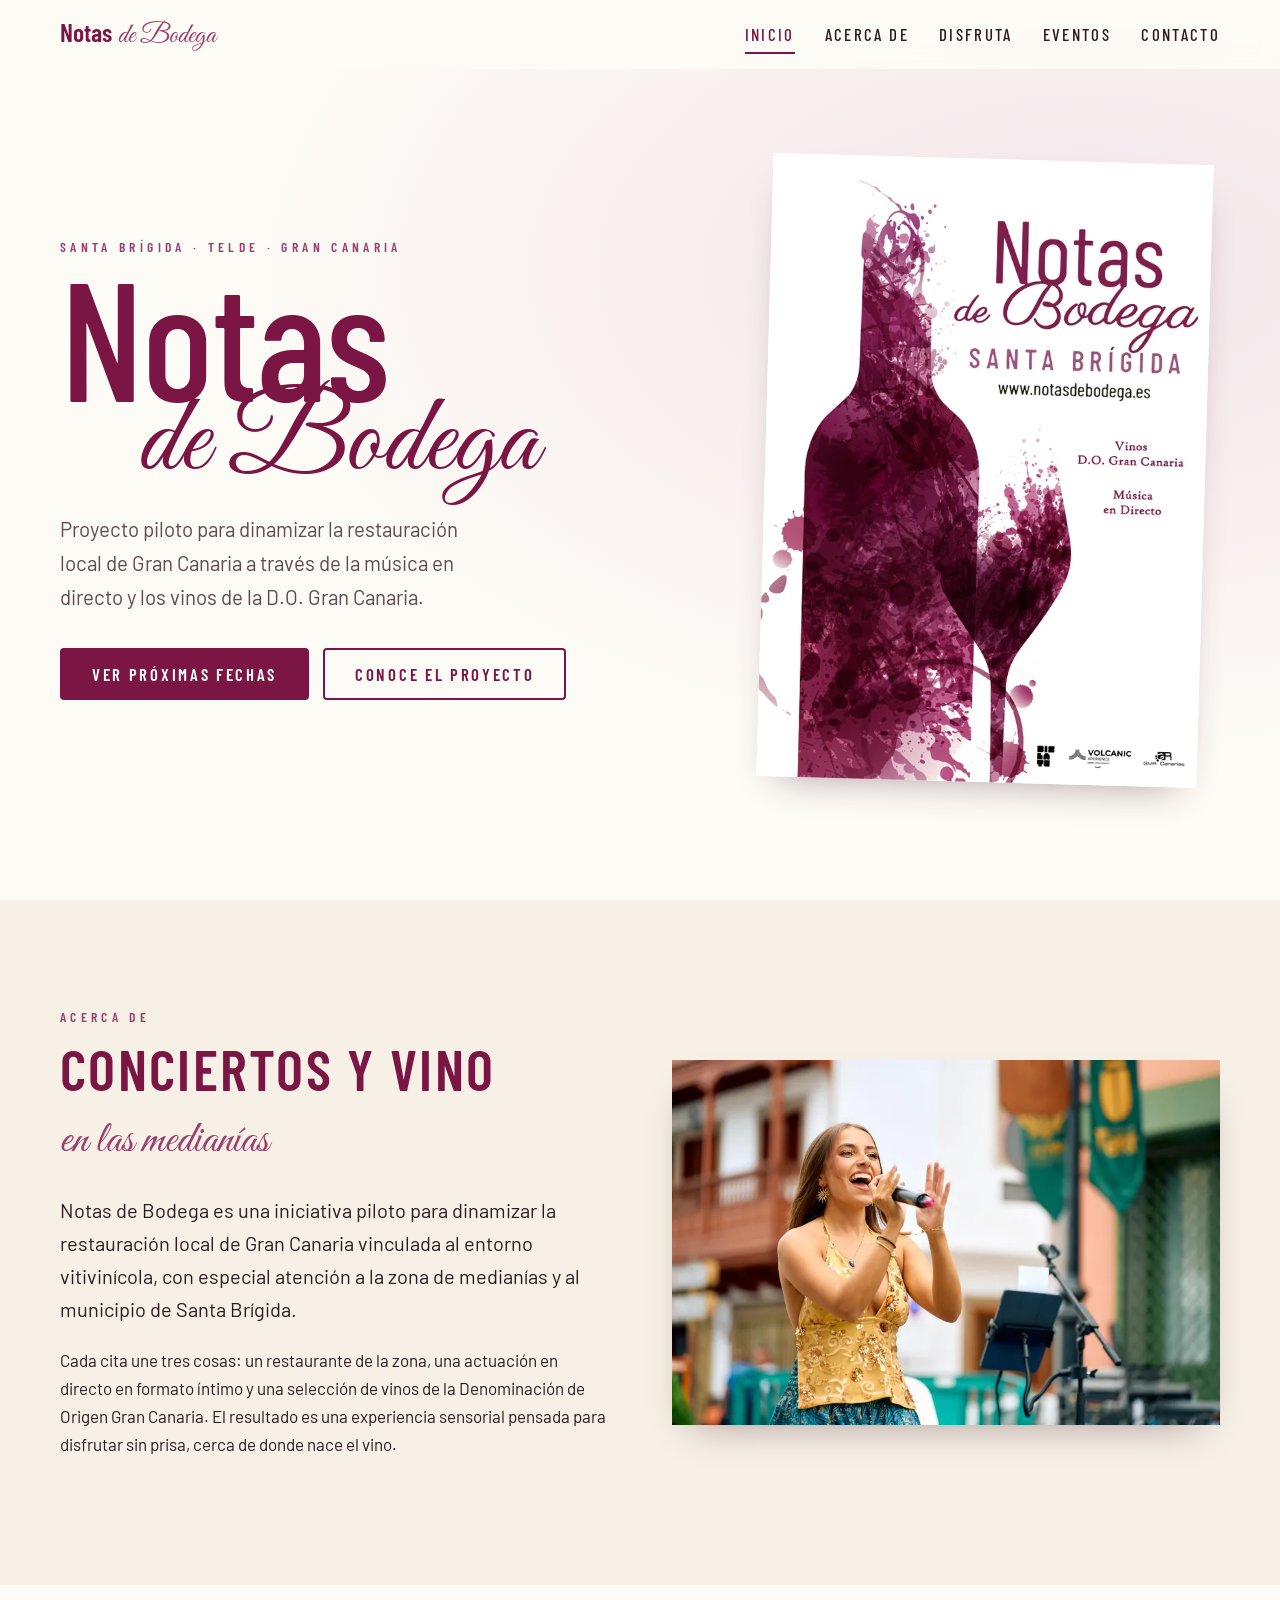
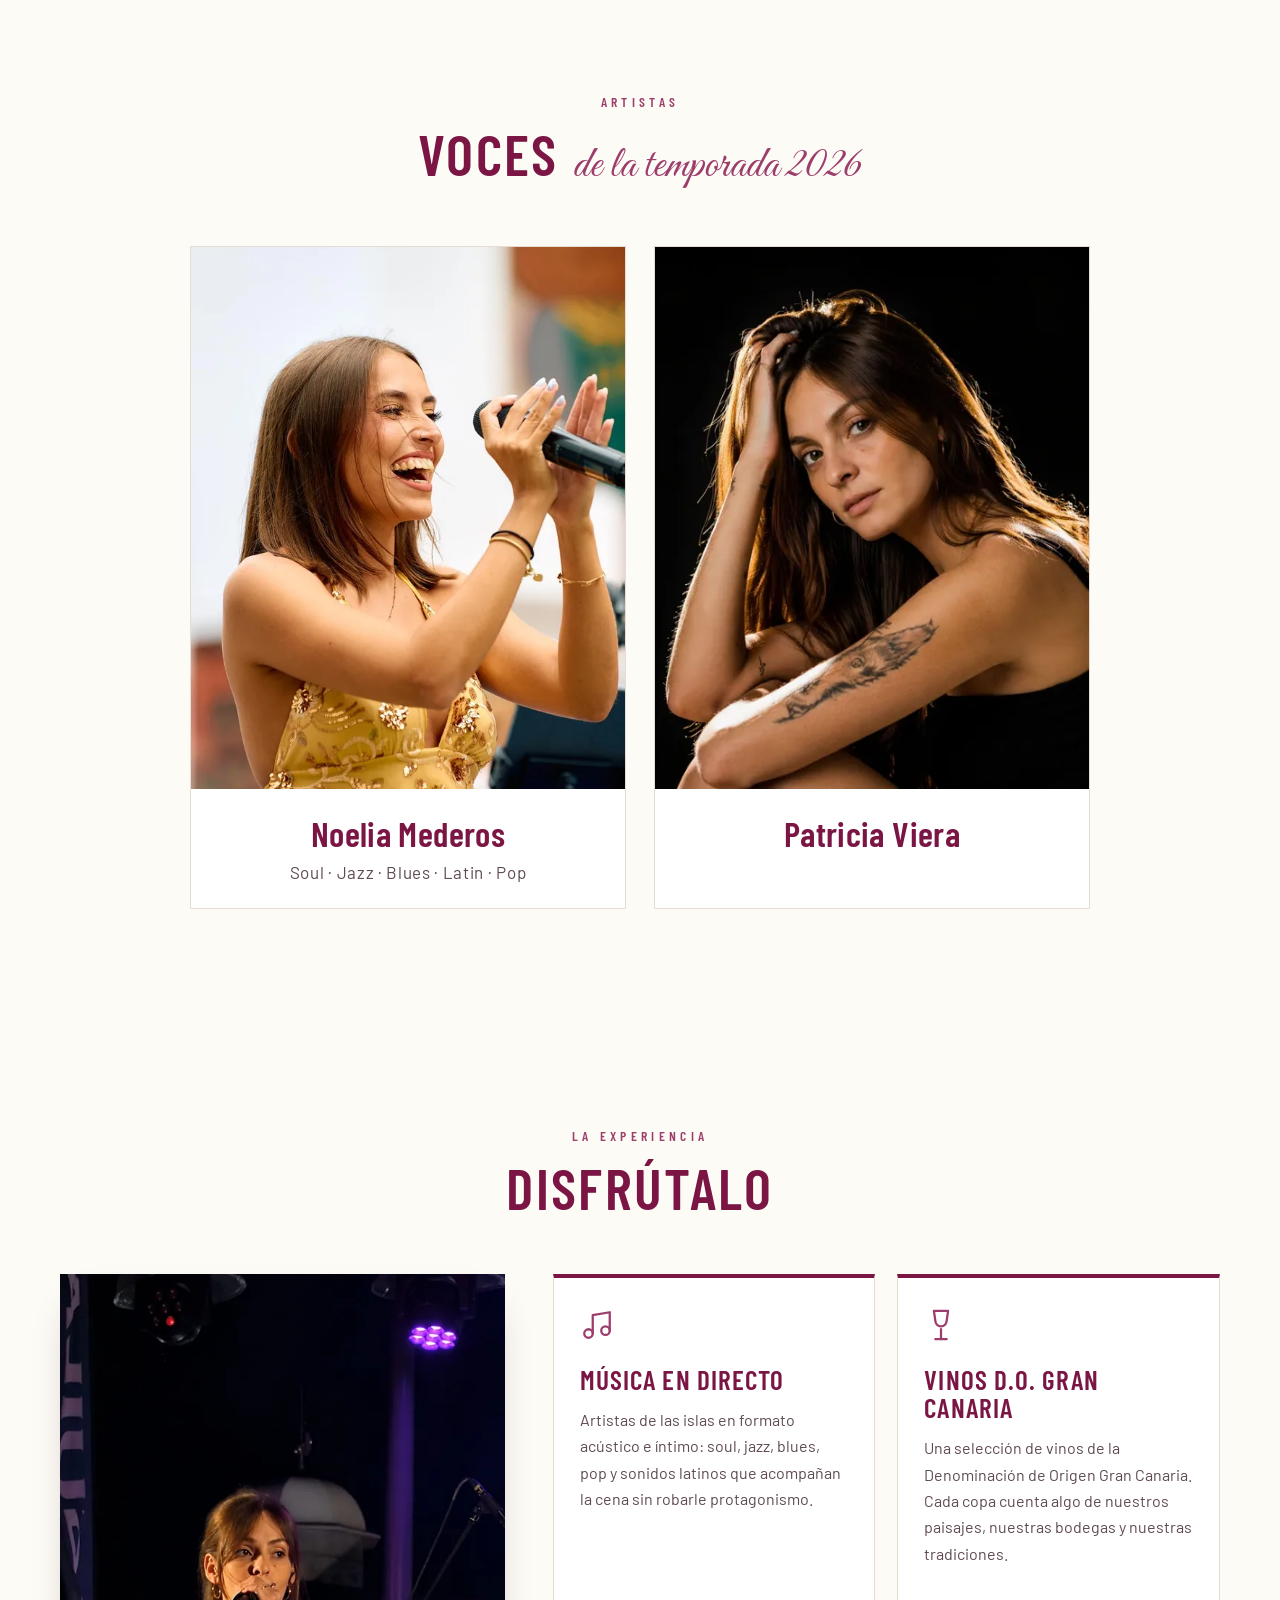
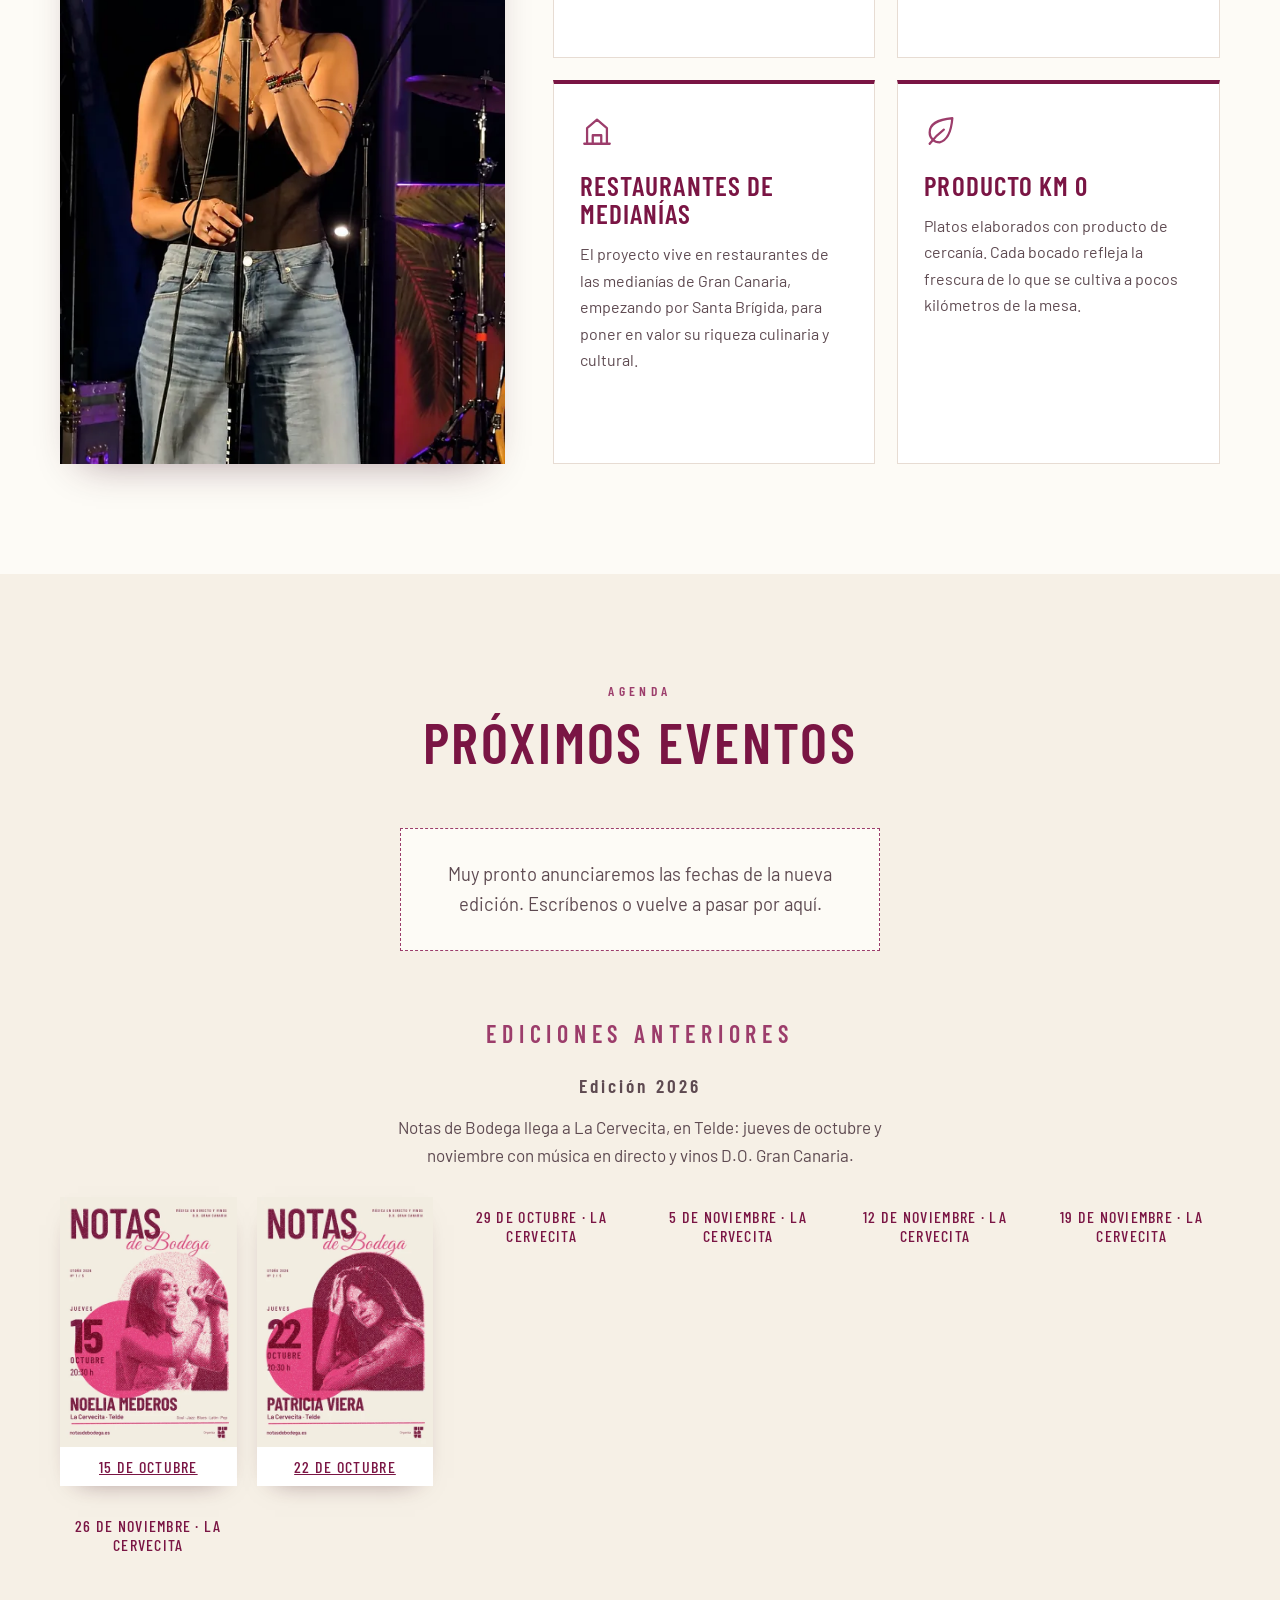
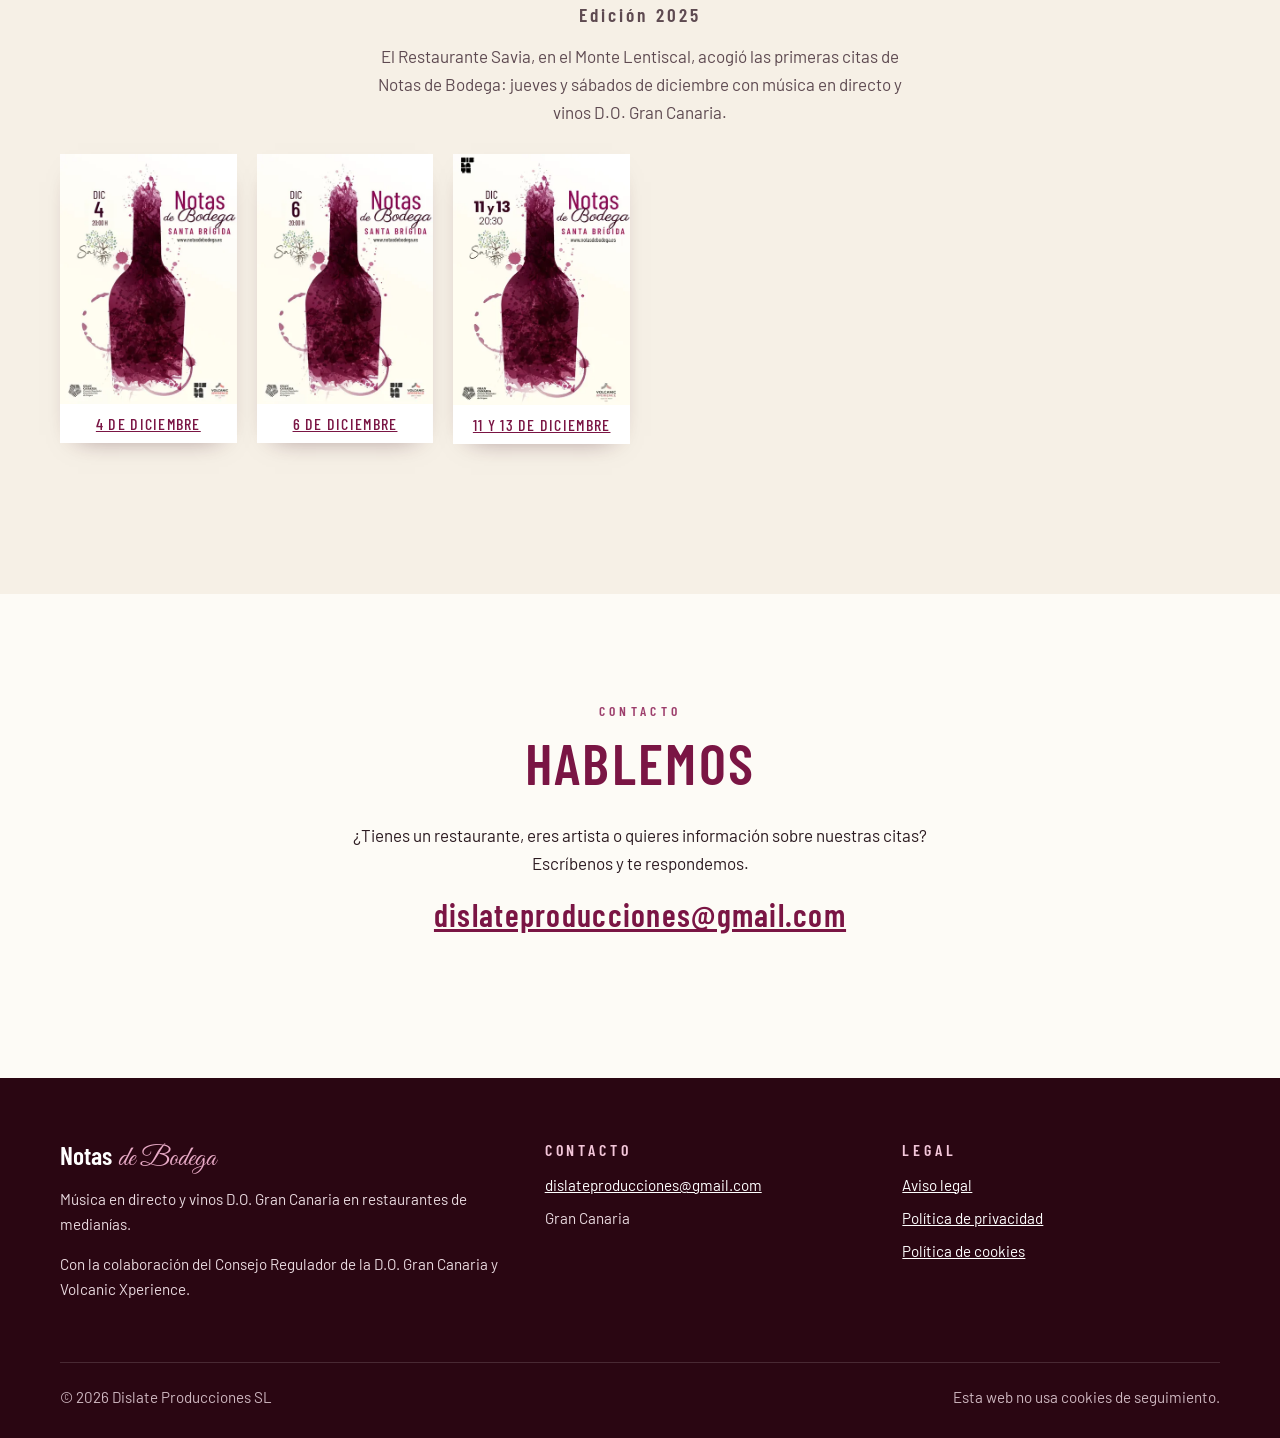
<file: index.html>
<!doctype html>
<html lang="es">
<head>
<meta charset="utf-8">
<meta name="viewport" content="width=device-width, initial-scale=1">
<title>Notas de Bodega · Música en directo y vinos D.O. Gran Canaria</title>
<meta name="description" content="Conciertos íntimos y vinos de la D.O. Gran Canaria en restaurantes de Gran Canaria. En octubre y noviembre de 2026, jueves de música en directo en La Cervecita (Telde). Consulta las fechas.">
<link rel="canonical" href="https://notasdebodega.es/">
<meta name="theme-color" content="#7a1544">

<meta property="og:type" content="website">
<meta property="og:site_name" content="Notas de Bodega">
<meta property="og:locale" content="es_ES">
<meta property="og:url" content="https://notasdebodega.es/">
<meta property="og:title" content="Notas de Bodega · Música en directo y vinos D.O. Gran Canaria">
<meta property="og:description" content="Conciertos íntimos y vinos de la D.O. Gran Canaria en restaurantes de medianías de Santa Brígida.">
<meta property="og:image" content="https://notasdebodega.es/img/og-notas-de-bodega.jpg">
<meta property="og:image:width" content="1200">
<meta property="og:image:height" content="630">
<meta property="og:image:alt" content="Cartel de Notas de Bodega, Santa Brígida, con una botella de vino pintada en acuarela">
<meta name="twitter:card" content="summary_large_image">
<meta name="twitter:title" content="Notas de Bodega · Música en directo y vinos D.O. Gran Canaria">
<meta name="twitter:description" content="Conciertos íntimos y vinos de la D.O. Gran Canaria en restaurantes de medianías de Santa Brígida.">
<meta name="twitter:image" content="https://notasdebodega.es/img/og-notas-de-bodega.jpg">

<link rel="icon" href="/favicon.ico" sizes="48x48">
<link rel="icon" href="/favicon.svg" type="image/svg+xml">
<link rel="apple-touch-icon" href="/apple-touch-icon.png">
<link rel="manifest" href="/site.webmanifest">

<link rel="preload" href="/fonts/barlow-condensed-latin-600-normal.woff2" as="font" type="font/woff2" crossorigin>
<link rel="preload" href="/fonts/great-vibes-latin-400-normal.woff2" as="font" type="font/woff2" crossorigin>
<link rel="stylesheet" href="/css/estilos.css">
<link rel="stylesheet" href="/css/inicio.css">

<script type="application/ld+json">
{
  "@context":"https://schema.org",
  "@type":"Organization",
  "name":"Notas de Bodega",
  "url":"https://notasdebodega.es/",
  "logo":"https://notasdebodega.es/icon-512.png",
  "email":"dislateproducciones@gmail.com",
  "parentOrganization":{"@type":"Organization","name":"Dislate Producciones SL"}
}
</script>
</head>
<body>
<a class="saltar" href="#contenido">Saltar al contenido</a>

<header class="nav" id="nav">
  <div class="contenedor">
    <a class="marca" href="#inicio" aria-label="Notas de Bodega, ir al inicio">Notas <span class="script">de Bodega</span></a>
    <button class="hamburguesa" id="hamburguesa" aria-label="Abrir menú" aria-expanded="false" aria-controls="menu"><span></span><span></span><span></span></button>
    <nav aria-label="Principal">
      <ul id="menu">
        <li><a href="#inicio">Inicio</a></li>
        <li><a href="#acerca">Acerca de</a></li>
        <li><a href="#disfruta">Disfruta</a></li>
        <li><a href="#eventos">Eventos</a></li>
        <li><a href="#contacto">Contacto</a></li>
      </ul>
    </nav>
  </div>
</header>

<main id="contenido">

<!-- PORTADA -->
<section class="portada" id="inicio">
  <div class="contenedor portada-rejilla">
    <div class="portada-texto">
      <span class="etiqueta">Santa Brígida · Telde · Gran Canaria</span>
      <h1 class="portada-titulo"><span class="t1">Notas</span> <span class="t2 script">de Bodega</span></h1>
      <p class="portada-sub">Proyecto piloto para dinamizar la restauración local de Gran Canaria a través de la música en directo y los vinos de la D.O. Gran Canaria.</p>
      <div class="portada-botones">
        <a class="boton" href="#eventos">Ver próximas fechas</a>
        <a class="boton secundario" href="#acerca">Conoce el proyecto</a>
      </div>
    </div>
    <figure class="portada-cartel">
      <img src="/img/carteles/cartel-generico-600.webp"
           srcset="/img/carteles/cartel-generico-600.webp 600w, /img/carteles/cartel-generico-1000.webp 1000w"
           sizes="(max-width: 820px) 80vw, 440px" width="600" height="849"
           alt="Cartel de Notas de Bodega: botella y copa de vino en acuarela granate. Vinos D.O. Gran Canaria y música en directo en Santa Brígida."
           fetchpriority="high">
    </figure>
  </div>
</section>

<!-- ACERCA DE -->
<section class="seccion acerca" id="acerca">
  <div class="contenedor acerca-rejilla">
    <div class="reveal">
      <span class="etiqueta">Acerca de</span>
      <h2 class="titulo-seccion">Conciertos y vino <span class="script minus">en las medianías</span></h2>
      <p class="destacado">Notas de Bodega es una iniciativa piloto para dinamizar la restauración local de Gran Canaria vinculada al entorno vitivinícola, con especial atención a la zona de medianías y al municipio de Santa Brígida.</p>
      <p>Cada cita une tres cosas: un restaurante de la zona, una actuación en directo en formato íntimo y una selección de vinos de la Denominación de Origen Gran Canaria. El resultado es una experiencia sensorial pensada para disfrutar sin prisa, cerca de donde nace el vino.</p>
    </div>
    <figure class="acerca-foto reveal">
      <img src="/img/fotos/directo-calle-800.webp"
           srcset="/img/fotos/directo-calle-800.webp 800w, /img/fotos/directo-calle-1400.webp 1400w"
           sizes="(max-width: 820px) 100vw, 560px" width="800" height="533" loading="lazy" decoding="async"
           alt="Noelia Mederos cantando al aire libre frente a una casa canaria con balcón de madera">
    </figure>
  </div>
</section>

<!-- ARTISTAS -->
<section class="seccion artistas" id="artistas" aria-labelledby="titulo-artistas">
  <div class="contenedor">
    <div class="reveal cabecera-centro">
      <span class="etiqueta">Artistas</span>
      <h2 class="titulo-seccion" id="titulo-artistas">Voces <span class="script minus">de la temporada 2026</span></h2>
    </div>
    <div class="artistas-lista" id="lista-artistas">
      <!-- Se rellena desde data/eventos.json -->
      <article class="artista reveal">
        <div class="artista-texto">
          <span class="etiqueta">Artista invitada</span>
          <h3>Noelia Mederos</h3>
          <p>Soul · Jazz · Blues · Latin · Pop</p>
        </div>
      </article>
    </div>
  </div>
</section>

<!-- DISFRUTA -->
<section class="seccion disfruta" id="disfruta">
  <div class="contenedor">
    <div class="reveal cabecera-centro">
      <span class="etiqueta">La experiencia</span>
      <h2 class="titulo-seccion">Disfrútalo</h2>
    </div>
    <div class="disfruta-rejilla">
      <figure class="disfruta-foto reveal">
        <img src="/img/fotos/directo-escenario-600.webp"
             srcset="/img/fotos/directo-escenario-600.webp 600w, /img/fotos/directo-escenario-900.webp 900w"
             sizes="(max-width: 820px) 100vw, 420px" width="600" height="1066" loading="lazy" decoding="async"
             alt="Patricia Viera cantando de noche en un escenario con luces de colores y batería al fondo">
      </figure>
      <div class="disfruta-tarjetas">
        <article class="tarjeta reveal">
          <svg class="icono" viewBox="0 0 24 24" aria-hidden="true"><path d="M9 18V5l12-2v13"/><circle cx="6" cy="18" r="3"/><circle cx="18" cy="16" r="3"/></svg>
          <h3>Música en directo</h3>
          <p>Artistas de las islas en formato acústico e íntimo: soul, jazz, blues, pop y sonidos latinos que acompañan la cena sin robarle protagonismo.</p>
        </article>
        <article class="tarjeta reveal">
          <svg class="icono" viewBox="0 0 24 24" aria-hidden="true"><path d="M8 22h8M12 15v7M7 2h10l-1 7a4 4 0 0 1-8 0z"/></svg>
          <h3>Vinos D.O. Gran Canaria</h3>
          <p>Una selección de vinos de la Denominación de Origen Gran Canaria. Cada copa cuenta algo de nuestros paisajes, nuestras bodegas y nuestras tradiciones.</p>
        </article>
        <article class="tarjeta reveal">
          <svg class="icono" viewBox="0 0 24 24" aria-hidden="true"><path d="M3 21h18M5 21V10l7-6 7 6v11M9 21v-6h6v6"/></svg>
          <h3>Restaurantes de medianías</h3>
          <p>El proyecto vive en restaurantes de las medianías de Gran Canaria, empezando por Santa Brígida, para poner en valor su riqueza culinaria y cultural.</p>
        </article>
        <article class="tarjeta reveal">
          <svg class="icono" viewBox="0 0 24 24" aria-hidden="true"><path d="M11 20A7 7 0 0 1 4 13c0-5 4-9 16-10-1 12-5 16-9 17z"/><path d="M4 21c3-4 6-7 10-10"/></svg>
          <h3>Producto km 0</h3>
          <p>Platos elaborados con producto de cercanía. Cada bocado refleja la frescura de lo que se cultiva a pocos kilómetros de la mesa.</p>
        </article>
      </div>
    </div>
  </div>
</section>


<!-- EVENTOS -->
<section class="seccion eventos" id="eventos" aria-labelledby="titulo-eventos">
  <div class="contenedor">
    <div class="reveal cabecera-centro">
      <span class="etiqueta">Agenda</span>
      <h2 class="titulo-seccion" id="titulo-eventos">Próximos eventos</h2>
    </div>
    <div id="proximos" class="proximos" aria-live="polite">
      <p class="aviso-vacio">Muy pronto anunciaremos las fechas de la nueva edición. Escríbenos o vuelve a pasar por aquí.</p>
    </div>

    <div id="anteriores" class="anteriores" hidden>
      <h3 class="subtitulo-eventos">Ediciones anteriores</h3>
      <div id="lista-anteriores"></div>
    </div>
  </div>
</section>

<!-- CONTACTO -->
<section class="seccion contacto" id="contacto" aria-labelledby="titulo-contacto">
  <div class="contenedor contacto-centro">
    <div class="reveal">
      <span class="etiqueta">Contacto</span>
      <h2 class="titulo-seccion" id="titulo-contacto">Hablemos</h2>
      <p>¿Tienes un restaurante, eres artista o quieres información sobre nuestras citas? Escríbenos y te respondemos.</p>
      <p class="contacto-email"><a href="mailto:dislateproducciones@gmail.com">dislateproducciones@gmail.com</a></p>
    </div>
  </div>
</section>

</main>

<footer class="pie">
  <div class="contenedor">
    <div class="pie-rejilla">
      <div>
        <a class="marca" href="#inicio">Notas <span class="script">de Bodega</span></a>
        <p>Música en directo y vinos D.O. Gran Canaria en restaurantes de medianías.</p>
        <p>Con la colaboración del Consejo Regulador de la D.O. Gran Canaria y Volcanic Xperience.</p>
      </div>
      <div>
        <h2>Contacto</h2>
        <ul>
          <li><a href="mailto:dislateproducciones@gmail.com">dislateproducciones@gmail.com</a></li>
          <li>Gran Canaria</li>
        </ul>
      </div>
      <div>
        <h2>Legal</h2>
        <ul>
          <li><a href="/aviso-legal.html">Aviso legal</a></li>
          <li><a href="/privacidad.html">Política de privacidad</a></li>
          <li><a href="/cookies.html">Política de cookies</a></li>
        </ul>
      </div>
    </div>
    <div class="pie-base">
      <span>© <span id="anio">2026</span> Dislate Producciones SL</span>
      <span>Esta web no usa cookies de seguimiento.</span>
    </div>
  </div>
</footer>

<script src="/js/main.js" defer></script>
</body>
</html>
</file>
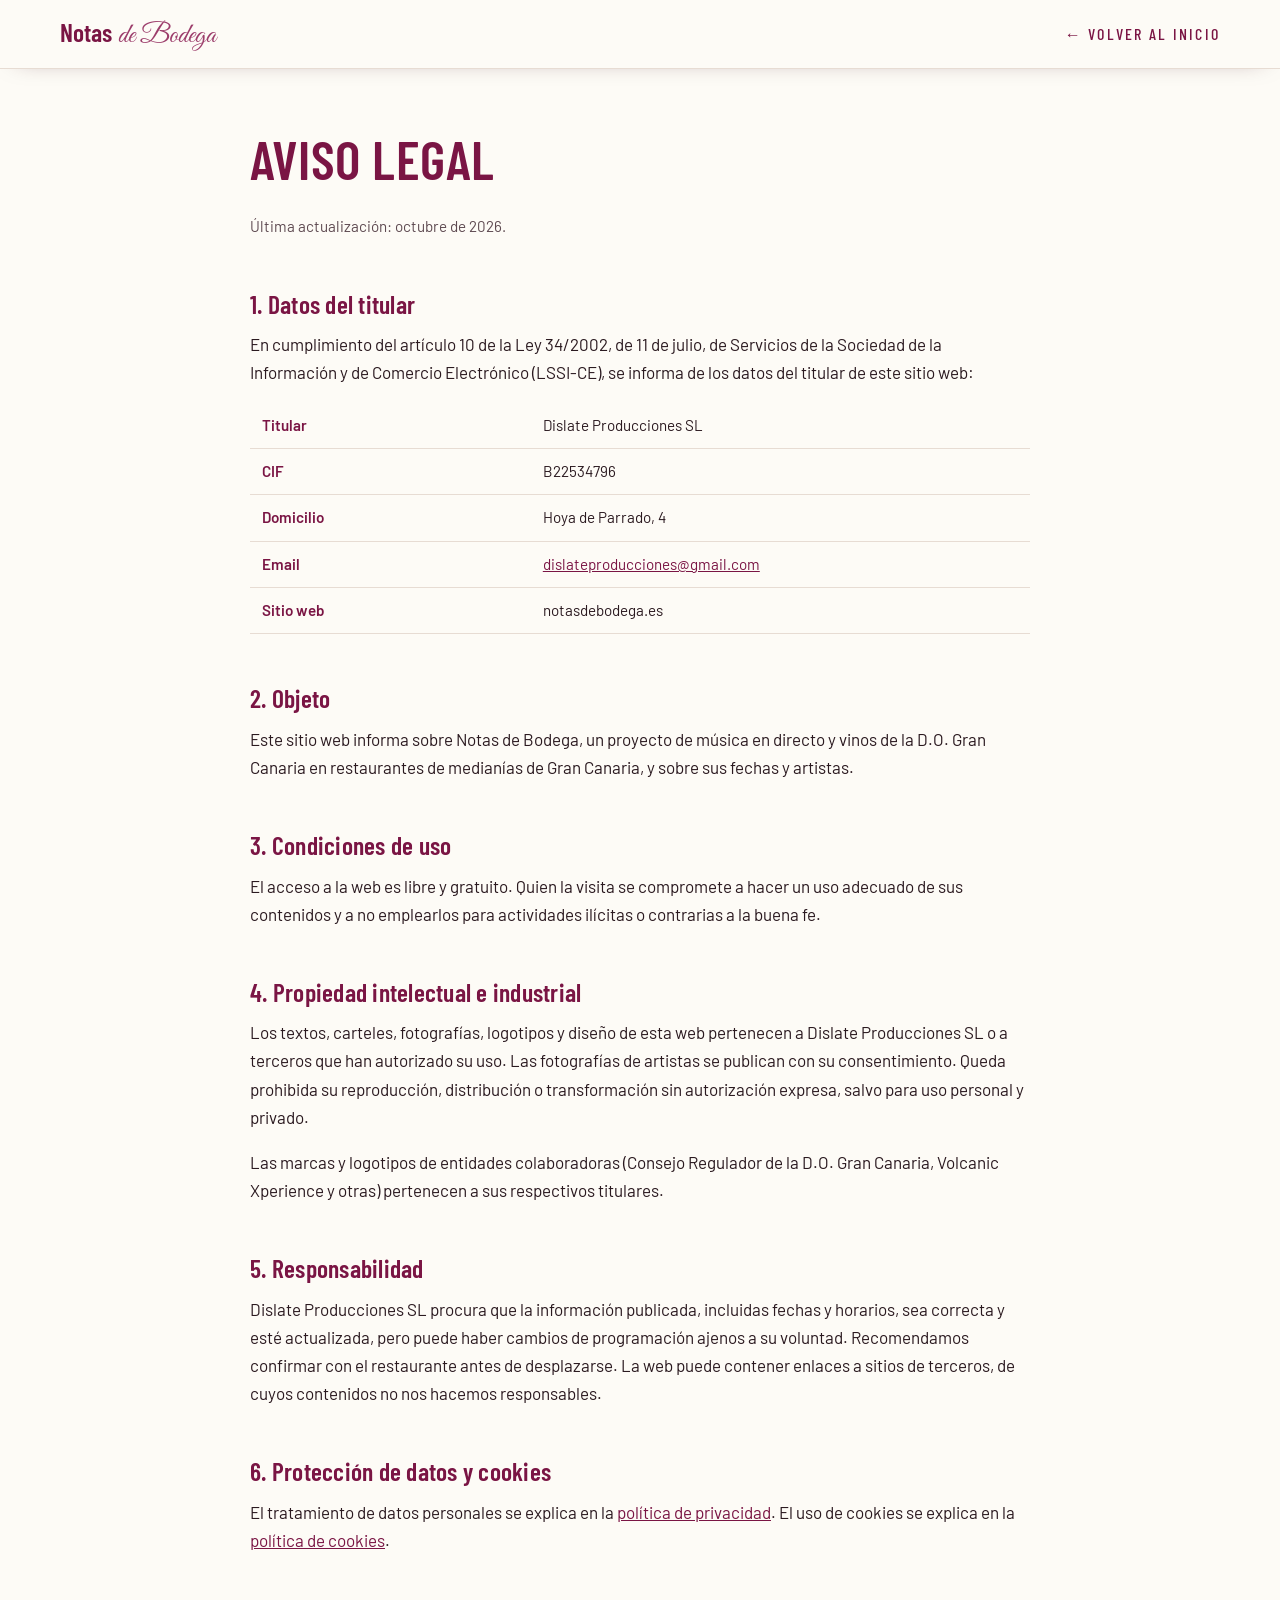
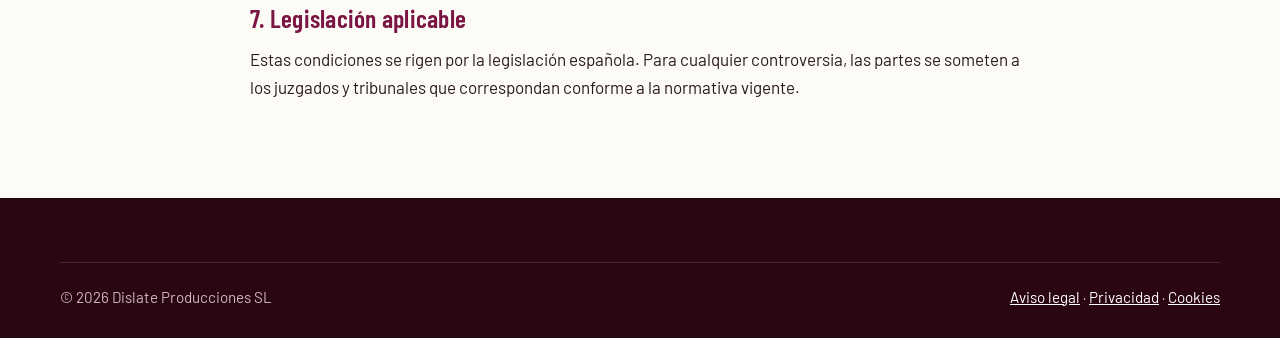
<file: aviso-legal.html>
<!doctype html>
<html lang="es">
<head>
<meta charset="utf-8">
<meta name="viewport" content="width=device-width, initial-scale=1">
<title>Aviso legal · Notas de Bodega</title>
<meta name="description" content="Aviso legal de notasdebodega.es: datos del titular, Dislate Producciones SL, y condiciones de uso.">
<meta name="robots" content="index, follow">
<link rel="canonical" href="https://notasdebodega.es/aviso-legal.html">
<meta name="theme-color" content="#7a1544">
<link rel="icon" href="/favicon.ico" sizes="48x48">
<link rel="icon" href="/favicon.svg" type="image/svg+xml">
<link rel="apple-touch-icon" href="/apple-touch-icon.png">
<link rel="stylesheet" href="/css/estilos.css">
</head>
<body>
<a class="saltar" href="#contenido">Saltar al contenido</a>
<header class="nav con-sombra">
  <div class="contenedor">
    <a class="marca" href="/" aria-label="Notas de Bodega, volver al inicio">Notas <span class="script">de Bodega</span></a>
    <a href="/" style="font:500 1rem/1 var(--f-titulo);letter-spacing:.14em;text-transform:uppercase;text-decoration:none">← Volver al inicio</a>
  </div>
</header>
<main id="contenido" class="legal">
<div class="contenedor">
<h1>Aviso legal</h1>
<p class="actualizado">Última actualización: octubre de 2026.</p>
<h2>1. Datos del titular</h2>
<p>En cumplimiento del artículo 10 de la Ley 34/2002, de 11 de julio, de Servicios de la Sociedad de la Información y de Comercio Electrónico (LSSI-CE), se informa de los datos del titular de este sitio web:</p>
<table>
<tr><th scope="row">Titular</th><td>Dislate Producciones SL</td></tr>
<tr><th scope="row">CIF</th><td>B22534796</td></tr>
<tr><th scope="row">Domicilio</th><td>Hoya de Parrado, 4</td></tr>
<tr><th scope="row">Email</th><td><a href="mailto:dislateproducciones@gmail.com">dislateproducciones@gmail.com</a></td></tr>
<tr><th scope="row">Sitio web</th><td>notasdebodega.es</td></tr>
</table>
<h2>2. Objeto</h2>
<p>Este sitio web informa sobre Notas de Bodega, un proyecto de música en directo y vinos de la D.O. Gran Canaria en restaurantes de medianías de Gran Canaria, y sobre sus fechas y artistas.</p>
<h2>3. Condiciones de uso</h2>
<p>El acceso a la web es libre y gratuito. Quien la visita se compromete a hacer un uso adecuado de sus contenidos y a no emplearlos para actividades ilícitas o contrarias a la buena fe.</p>
<h2>4. Propiedad intelectual e industrial</h2>
<p>Los textos, carteles, fotografías, logotipos y diseño de esta web pertenecen a Dislate Producciones SL o a terceros que han autorizado su uso. Las fotografías de artistas se publican con su consentimiento. Queda prohibida su reproducción, distribución o transformación sin autorización expresa, salvo para uso personal y privado.</p>
<p>Las marcas y logotipos de entidades colaboradoras (Consejo Regulador de la D.O. Gran Canaria, Volcanic Xperience y otras) pertenecen a sus respectivos titulares.</p>
<h2>5. Responsabilidad</h2>
<p>Dislate Producciones SL procura que la información publicada, incluidas fechas y horarios, sea correcta y esté actualizada, pero puede haber cambios de programación ajenos a su voluntad. Recomendamos confirmar con el restaurante antes de desplazarse. La web puede contener enlaces a sitios de terceros, de cuyos contenidos no nos hacemos responsables.</p>
<h2>6. Protección de datos y cookies</h2>
<p>El tratamiento de datos personales se explica en la <a href="/privacidad.html">política de privacidad</a>. El uso de cookies se explica en la <a href="/cookies.html">política de cookies</a>.</p>
<h2>7. Legislación aplicable</h2>
<p>Estas condiciones se rigen por la legislación española. Para cualquier controversia, las partes se someten a los juzgados y tribunales que correspondan conforme a la normativa vigente.</p>
</div>
</main>
<footer class="pie">
  <div class="contenedor">
    <div class="pie-base">
      <span>© 2026 Dislate Producciones SL</span>
      <span><a href="/aviso-legal.html">Aviso legal</a> · <a href="/privacidad.html">Privacidad</a> · <a href="/cookies.html">Cookies</a></span>
    </div>
  </div>
</footer>
</body>
</html>
</file>
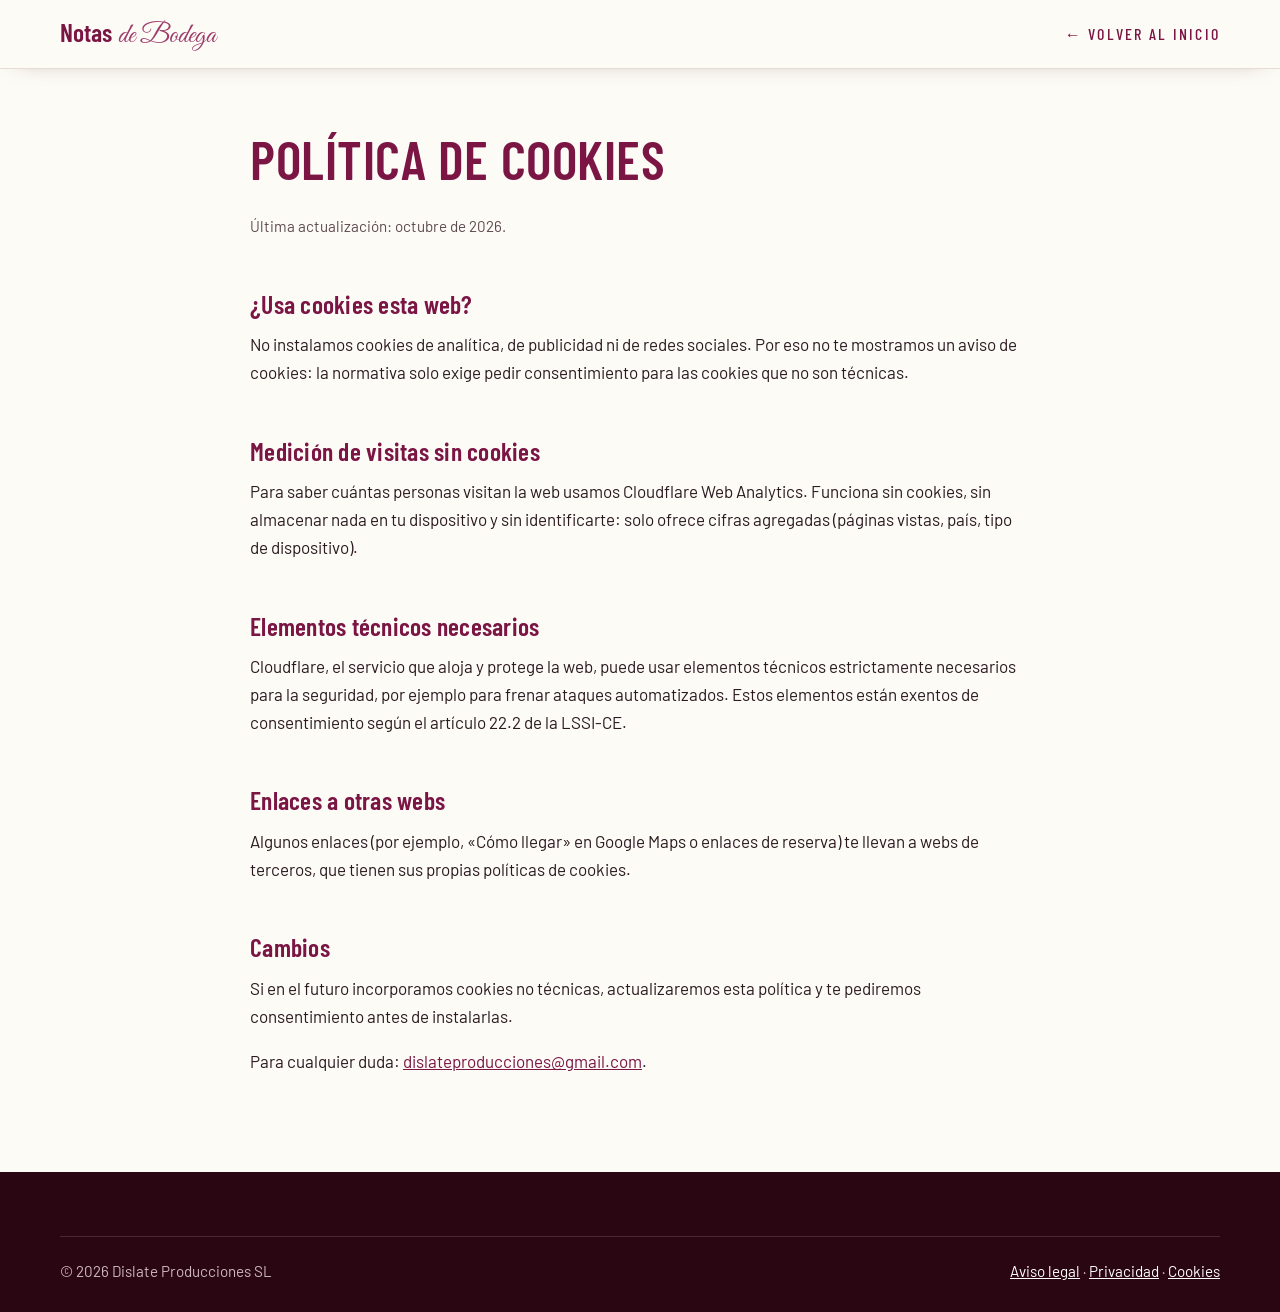
<file: cookies.html>
<!doctype html>
<html lang="es">
<head>
<meta charset="utf-8">
<meta name="viewport" content="width=device-width, initial-scale=1">
<title>Política de cookies · Notas de Bodega</title>
<meta name="description" content="Información sobre cookies en notasdebodega.es: esta web no usa cookies de seguimiento ni de publicidad.">
<meta name="robots" content="index, follow">
<link rel="canonical" href="https://notasdebodega.es/cookies.html">
<meta name="theme-color" content="#7a1544">
<link rel="icon" href="/favicon.ico" sizes="48x48">
<link rel="icon" href="/favicon.svg" type="image/svg+xml">
<link rel="apple-touch-icon" href="/apple-touch-icon.png">
<link rel="stylesheet" href="/css/estilos.css">
</head>
<body>
<a class="saltar" href="#contenido">Saltar al contenido</a>
<header class="nav con-sombra">
  <div class="contenedor">
    <a class="marca" href="/" aria-label="Notas de Bodega, volver al inicio">Notas <span class="script">de Bodega</span></a>
    <a href="/" style="font:500 1rem/1 var(--f-titulo);letter-spacing:.14em;text-transform:uppercase;text-decoration:none">← Volver al inicio</a>
  </div>
</header>
<main id="contenido" class="legal">
<div class="contenedor">
<h1>Política de cookies</h1>
<p class="actualizado">Última actualización: octubre de 2026.</p>
<h2>¿Usa cookies esta web?</h2>
<p>No instalamos cookies de analítica, de publicidad ni de redes sociales. Por eso no te mostramos un aviso de cookies: la normativa solo exige pedir consentimiento para las cookies que no son técnicas.</p>
<h2>Medición de visitas sin cookies</h2>
<p>Para saber cuántas personas visitan la web usamos Cloudflare Web Analytics. Funciona sin cookies, sin almacenar nada en tu dispositivo y sin identificarte: solo ofrece cifras agregadas (páginas vistas, país, tipo de dispositivo).</p>
<h2>Elementos técnicos necesarios</h2>
<p>Cloudflare, el servicio que aloja y protege la web, puede usar elementos técnicos estrictamente necesarios para la seguridad, por ejemplo para frenar ataques automatizados. Estos elementos están exentos de consentimiento según el artículo 22.2 de la LSSI-CE.</p>
<h2>Enlaces a otras webs</h2>
<p>Algunos enlaces (por ejemplo, «Cómo llegar» en Google Maps o enlaces de reserva) te llevan a webs de terceros, que tienen sus propias políticas de cookies.</p>
<h2>Cambios</h2>
<p>Si en el futuro incorporamos cookies no técnicas, actualizaremos esta política y te pediremos consentimiento antes de instalarlas.</p>
<p>Para cualquier duda: <a href="mailto:dislateproducciones@gmail.com">dislateproducciones@gmail.com</a>.</p>
</div>
</main>
<footer class="pie">
  <div class="contenedor">
    <div class="pie-base">
      <span>© 2026 Dislate Producciones SL</span>
      <span><a href="/aviso-legal.html">Aviso legal</a> · <a href="/privacidad.html">Privacidad</a> · <a href="/cookies.html">Cookies</a></span>
    </div>
  </div>
</footer>
</body>
</html>
</file>
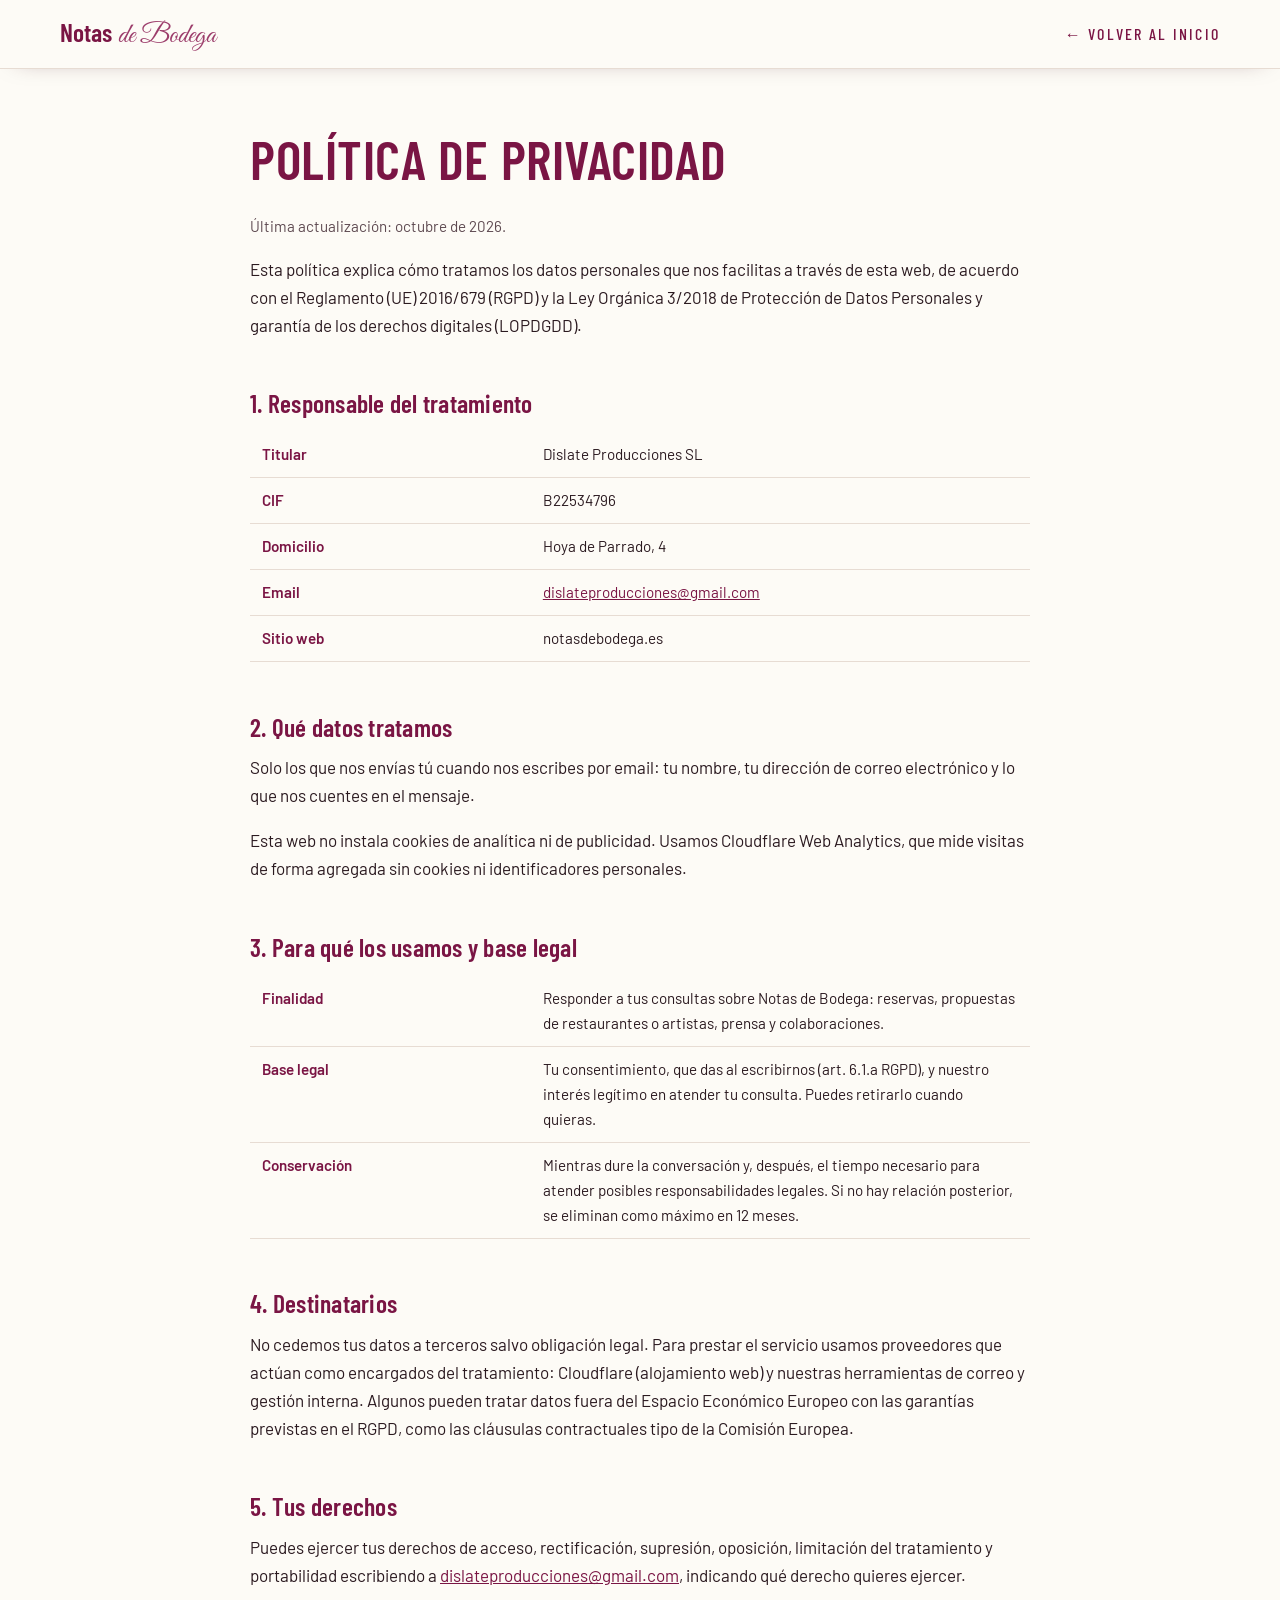
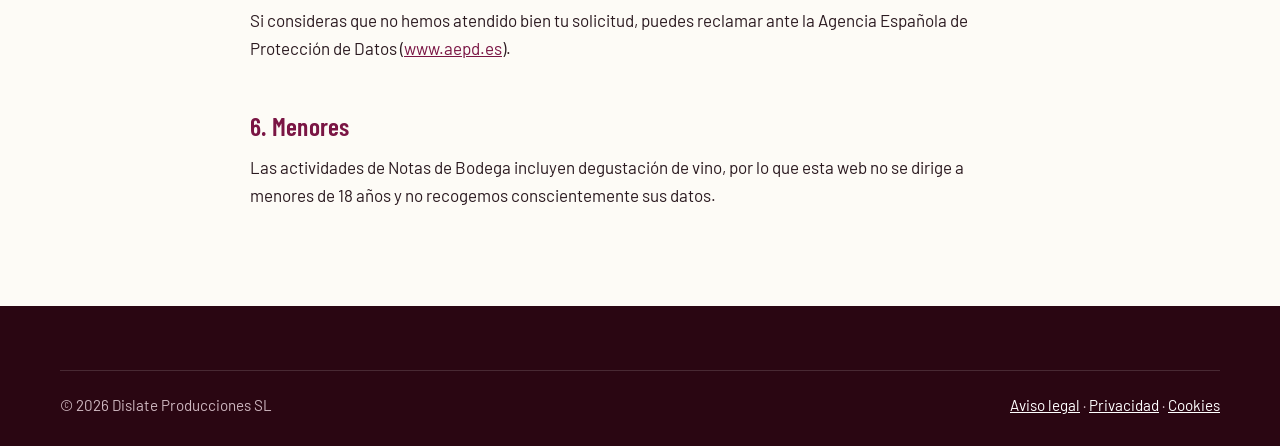
<file: privacidad.html>
<!doctype html>
<html lang="es">
<head>
<meta charset="utf-8">
<meta name="viewport" content="width=device-width, initial-scale=1">
<title>Política de privacidad · Notas de Bodega</title>
<meta name="description" content="Cómo trata Dislate Producciones SL los datos personales que nos envías a través de notasdebodega.es.">
<meta name="robots" content="index, follow">
<link rel="canonical" href="https://notasdebodega.es/privacidad.html">
<meta name="theme-color" content="#7a1544">
<link rel="icon" href="/favicon.ico" sizes="48x48">
<link rel="icon" href="/favicon.svg" type="image/svg+xml">
<link rel="apple-touch-icon" href="/apple-touch-icon.png">
<link rel="stylesheet" href="/css/estilos.css">
</head>
<body>
<a class="saltar" href="#contenido">Saltar al contenido</a>
<header class="nav con-sombra">
  <div class="contenedor">
    <a class="marca" href="/" aria-label="Notas de Bodega, volver al inicio">Notas <span class="script">de Bodega</span></a>
    <a href="/" style="font:500 1rem/1 var(--f-titulo);letter-spacing:.14em;text-transform:uppercase;text-decoration:none">← Volver al inicio</a>
  </div>
</header>
<main id="contenido" class="legal">
<div class="contenedor">
<h1>Política de privacidad</h1>
<p class="actualizado">Última actualización: octubre de 2026.</p>
<p>Esta política explica cómo tratamos los datos personales que nos facilitas a través de esta web, de acuerdo con el Reglamento (UE) 2016/679 (RGPD) y la Ley Orgánica 3/2018 de Protección de Datos Personales y garantía de los derechos digitales (LOPDGDD).</p>
<h2>1. Responsable del tratamiento</h2>
<table>
<tr><th scope="row">Titular</th><td>Dislate Producciones SL</td></tr>
<tr><th scope="row">CIF</th><td>B22534796</td></tr>
<tr><th scope="row">Domicilio</th><td>Hoya de Parrado, 4</td></tr>
<tr><th scope="row">Email</th><td><a href="mailto:dislateproducciones@gmail.com">dislateproducciones@gmail.com</a></td></tr>
<tr><th scope="row">Sitio web</th><td>notasdebodega.es</td></tr>
</table>
<h2>2. Qué datos tratamos</h2>
<p>Solo los que nos envías tú cuando nos escribes por email: tu nombre, tu dirección de correo electrónico y lo que nos cuentes en el mensaje.</p>
<p>Esta web no instala cookies de analítica ni de publicidad. Usamos Cloudflare Web Analytics, que mide visitas de forma agregada sin cookies ni identificadores personales.</p>
<h2>3. Para qué los usamos y base legal</h2>
<table>
<tr><th scope="row">Finalidad</th><td>Responder a tus consultas sobre Notas de Bodega: reservas, propuestas de restaurantes o artistas, prensa y colaboraciones.</td></tr>
<tr><th scope="row">Base legal</th><td>Tu consentimiento, que das al escribirnos (art. 6.1.a RGPD), y nuestro interés legítimo en atender tu consulta. Puedes retirarlo cuando quieras.</td></tr>
<tr><th scope="row">Conservación</th><td>Mientras dure la conversación y, después, el tiempo necesario para atender posibles responsabilidades legales. Si no hay relación posterior, se eliminan como máximo en 12 meses.</td></tr>
</table>
<h2>4. Destinatarios</h2>
<p>No cedemos tus datos a terceros salvo obligación legal. Para prestar el servicio usamos proveedores que actúan como encargados del tratamiento: Cloudflare (alojamiento web) y nuestras herramientas de correo y gestión interna. Algunos pueden tratar datos fuera del Espacio Económico Europeo con las garantías previstas en el RGPD, como las cláusulas contractuales tipo de la Comisión Europea.</p>
<h2>5. Tus derechos</h2>
<p>Puedes ejercer tus derechos de acceso, rectificación, supresión, oposición, limitación del tratamiento y portabilidad escribiendo a <a href="mailto:dislateproducciones@gmail.com">dislateproducciones@gmail.com</a>, indicando qué derecho quieres ejercer.</p>
<p>Si consideras que no hemos atendido bien tu solicitud, puedes reclamar ante la Agencia Española de Protección de Datos (<a href="https://www.aepd.es" rel="noopener" target="_blank">www.aepd.es</a>).</p>
<h2>6. Menores</h2>
<p>Las actividades de Notas de Bodega incluyen degustación de vino, por lo que esta web no se dirige a menores de 18 años y no recogemos conscientemente sus datos.</p>
</div>
</main>
<footer class="pie">
  <div class="contenedor">
    <div class="pie-base">
      <span>© 2026 Dislate Producciones SL</span>
      <span><a href="/aviso-legal.html">Aviso legal</a> · <a href="/privacidad.html">Privacidad</a> · <a href="/cookies.html">Cookies</a></span>
    </div>
  </div>
</footer>
</body>
</html>
</file>
<file: css/estilos.css>
/* Notas de Bodega — estilos compartidos */
@font-face{font-family:"Barlow Condensed";font-weight:500;font-style:normal;font-display:swap;src:url(../fonts/barlow-condensed-latin-500-normal.woff2) format("woff2")}
@font-face{font-family:"Barlow Condensed";font-weight:600;font-style:normal;font-display:swap;src:url(../fonts/barlow-condensed-latin-600-normal.woff2) format("woff2")}
@font-face{font-family:"Barlow";font-weight:400;font-style:normal;font-display:swap;src:url(../fonts/barlow-latin-400-normal.woff2) format("woff2")}
@font-face{font-family:"Barlow";font-weight:600;font-style:normal;font-display:swap;src:url(../fonts/barlow-latin-600-normal.woff2) format("woff2")}
@font-face{font-family:"Great Vibes";font-weight:400;font-style:normal;font-display:swap;src:url(../fonts/great-vibes-latin-400-normal.woff2) format("woff2")}

:root{
  --vino:#7a1544;
  --vino-osc:#3a0a1c;
  --vino-tinta:#2a0612;
  --rosa:#9c3d6b;
  --rosa-claro:#f3e4ea;
  --crema:#fdfbf6;
  --papel:#f6f0e6;
  --texto:#2b1a20;
  --texto-suave:#5e4a51;
  --linea:#e7dcd3;
  --f-titulo:"Barlow Condensed","Arial Narrow",sans-serif;
  --f-script:"Great Vibes","Brush Script MT",cursive;
  --f-texto:"Barlow",system-ui,-apple-system,"Segoe UI",sans-serif;
  --radio:4px;
  --sombra:0 18px 40px -22px rgba(58,10,28,.45);
  --ancho:1160px;
  --t:.3s ease;
}
*,*::before,*::after{box-sizing:border-box}
html{scroll-behavior:smooth;-webkit-text-size-adjust:100%}
body{margin:0;background:var(--crema);color:var(--texto);font:400 1.0625rem/1.65 var(--f-texto);overflow-x:hidden}
img{max-width:100%;height:auto;display:block}
a{color:var(--vino)}
a:hover{color:var(--rosa)}
:focus-visible{outline:3px solid var(--rosa);outline-offset:3px}
h1,h2,h3{font-family:var(--f-titulo);font-weight:600;line-height:1.05;color:var(--vino);margin:0 0 .5em;letter-spacing:.01em}
p{margin:0 0 1em}
.contenedor{width:min(var(--ancho),100% - 32px);margin-inline:auto}
.saltar{position:absolute;left:-999px;top:8px;background:var(--vino);color:#fff;padding:8px 14px;z-index:200}
.saltar:focus{left:8px}
.visualmente-oculto{position:absolute!important;width:1px;height:1px;overflow:hidden;clip:rect(0 0 0 0);white-space:nowrap}

/* Etiquetas y títulos de sección */
.etiqueta{display:block;font:600 .85rem/1 var(--f-titulo);letter-spacing:.32em;text-transform:uppercase;color:var(--rosa);margin-bottom:14px}
.titulo-seccion{font-size:clamp(2.4rem,5vw,3.6rem);text-transform:uppercase;letter-spacing:.04em}
.script{font-family:var(--f-script);font-weight:400;text-transform:none;letter-spacing:0}

/* Navegación */
.nav{position:fixed;inset:0 0 auto;z-index:100;background:rgba(253,251,246,.94);backdrop-filter:blur(8px);-webkit-backdrop-filter:blur(8px);border-bottom:1px solid transparent;transition:border-color var(--t),box-shadow var(--t)}
.nav.con-sombra{border-color:var(--linea);box-shadow:0 6px 24px -18px rgba(58,10,28,.5)}
.nav .contenedor{display:flex;align-items:center;justify-content:space-between;height:68px}
.marca{display:flex;align-items:baseline;gap:6px;text-decoration:none;color:var(--vino);font:600 1.6rem/1 var(--f-titulo)}
.marca .script{font-size:1.75rem;color:var(--rosa)}
.nav ul{list-style:none;display:flex;gap:30px;margin:0;padding:0}
.nav ul a{text-decoration:none;color:var(--texto);font:500 1.05rem/1 var(--f-titulo);letter-spacing:.14em;text-transform:uppercase;padding:8px 0;border-bottom:2px solid transparent;transition:color var(--t),border-color var(--t)}
.nav ul a:hover,.nav ul a[aria-current="true"]{color:var(--vino);border-color:var(--vino)}
.hamburguesa{display:none;width:44px;height:44px;border:0;background:none;cursor:pointer;padding:10px}
.hamburguesa span{display:block;height:2px;background:var(--vino);margin:6px 0;transition:transform var(--t),opacity var(--t)}
@media (max-width:820px){
  .hamburguesa{display:block}
  .nav ul{position:fixed;inset:68px 0 auto;flex-direction:column;gap:0;background:var(--crema);border-bottom:1px solid var(--linea);padding:8px 16px 20px;transform:translateY(-120%);visibility:hidden;transition:transform var(--t),visibility var(--t)}
  .nav ul.abierto{transform:none;visibility:visible}
  .nav ul a{display:block;padding:16px 4px;border-bottom:1px solid var(--linea)}
  .hamburguesa[aria-expanded="true"] span:nth-child(1){transform:translateY(8px) rotate(45deg)}
  .hamburguesa[aria-expanded="true"] span:nth-child(2){opacity:0}
  .hamburguesa[aria-expanded="true"] span:nth-child(3){transform:translateY(-8px) rotate(-45deg)}
}

/* Botones */
.boton{display:inline-flex;align-items:center;justify-content:center;gap:10px;min-height:52px;padding:0 30px;font:600 1.05rem/1 var(--f-titulo);letter-spacing:.16em;text-transform:uppercase;text-decoration:none;border-radius:var(--radio);border:2px solid var(--vino);background:var(--vino);color:#fff;cursor:pointer;transition:background var(--t),color var(--t),transform var(--t)}
.boton:hover{background:var(--vino-osc);border-color:var(--vino-osc);color:#fff;transform:translateY(-2px)}
.boton.secundario{background:transparent;color:var(--vino)}
.boton.secundario:hover{background:var(--vino);color:#fff}
.boton[disabled]{opacity:.6;cursor:wait;transform:none}

/* Aparición al hacer scroll (con respaldo CSS si falla el JS) */
.reveal{opacity:0;transform:translateY(32px);transition:opacity .8s ease,transform .8s ease;animation:revelarRespaldo .8s ease 2s forwards}
.reveal.visible{opacity:1;transform:none;animation:none}
@keyframes revelarRespaldo{to{opacity:1;transform:none}}
@media (prefers-reduced-motion:reduce){
  html{scroll-behavior:auto}
  .reveal{opacity:1;transform:none;animation:none;transition:none}
  *{transition-duration:.01ms!important}
}

/* Pie */
.pie{background:var(--vino-tinta);color:#e9d9df;padding:64px 0 28px;font-size:.95rem}
.pie a{color:#fff}
.pie a:hover{color:#f3c6d9}
.pie-rejilla{display:grid;grid-template-columns:1.4fr 1fr 1fr;gap:40px;margin-bottom:44px}
.pie .marca{color:#fff;margin-bottom:14px}
.pie .marca .script{color:#e7a9c5}
.pie h2{font-size:1rem;letter-spacing:.24em;text-transform:uppercase;color:#f3c6d9;margin-bottom:14px}
.pie ul{list-style:none;margin:0;padding:0}
.pie li{margin-bottom:8px}
.pie-base{border-top:1px solid rgba(255,255,255,.14);padding-top:22px;display:flex;flex-wrap:wrap;gap:12px 28px;justify-content:space-between;color:#cdb6bf}
@media (max-width:760px){.pie-rejilla{grid-template-columns:1fr;gap:28px}}

/* Páginas legales */
.legal{padding:130px 0 80px}
.legal .contenedor{max-width:780px}
.legal h1{font-size:clamp(2.4rem,6vw,3.4rem);text-transform:uppercase}
.legal h2{font-size:1.6rem;margin-top:2em}
.legal table{width:100%;border-collapse:collapse;margin:1em 0 2em;font-size:.95rem}
.legal th,.legal td{text-align:left;padding:10px 12px;border-bottom:1px solid var(--linea);vertical-align:top}
.legal th{width:36%;color:var(--vino);font-weight:600}
.legal .actualizado{color:var(--texto-suave);font-size:.95rem}
.pendiente{background:#fff3c4;color:#5a4300;padding:1px 6px;border-radius:3px;font-weight:600}
</file>
<file: css/inicio.css>
/* Estilos de la página de inicio */
.seccion{padding:110px 0}
.cabecera-centro{text-align:center;margin-bottom:56px}
.minus{font-size:.78em;color:var(--rosa);display:inline-block}

/* Portada */
.portada{position:relative;min-height:100vh;min-height:100svh;display:flex;align-items:center;padding:110px 0 70px;overflow:hidden;background:radial-gradient(ellipse at 85% 30%,var(--rosa-claro) 0%,transparent 55%),var(--crema)}
.portada-rejilla{display:grid;grid-template-columns:1.15fr .85fr;gap:56px;align-items:center;position:relative;z-index:1}
.portada-titulo{margin:0 0 22px;line-height:.82}
.portada-titulo .t1{display:block;font-size:clamp(5rem,15vw,10.5rem);font-weight:500;letter-spacing:-.01em}
.portada-titulo .t2{display:block;font-size:clamp(3.6rem,10vw,7rem);color:var(--vino);margin:-.05em 0 0 .7em}
.portada-sub{font-size:clamp(1.1rem,1.6vw,1.3rem);max-width:34ch;color:var(--texto-suave);margin-bottom:34px}
.portada-botones{display:flex;flex-wrap:wrap;gap:14px}
.portada-cartel{margin:0;justify-self:center;max-width:440px;box-shadow:var(--sombra);transform:rotate(1.6deg);transition:transform .6s ease;background:#fff}
.portada-cartel:hover{transform:rotate(0)}
@media (max-width:820px){
  .portada{min-height:auto;padding-top:104px}
  .portada-rejilla{grid-template-columns:1fr;gap:44px}
  .portada-cartel{max-width:min(80vw,380px)}
}

/* Acerca de */
.acerca{background:var(--papel)}
.acerca-rejilla{display:grid;grid-template-columns:1fr 1fr;gap:64px;align-items:center}
.destacado{font-size:1.25rem;color:var(--texto)}
.acerca-foto{margin:0;box-shadow:var(--sombra)}
.acerca-foto img{width:100%;aspect-ratio:3/2;object-fit:cover}
@media (max-width:820px){.acerca-rejilla{grid-template-columns:1fr;gap:40px}}

/* Artistas */
.artistas-lista{display:grid;grid-template-columns:repeat(auto-fit,minmax(260px,1fr));gap:28px;max-width:900px;margin:0 auto}
.artista{background:#fff;border:1px solid var(--linea);display:flex;flex-direction:column;overflow:hidden}
.artista img{width:100%;aspect-ratio:4/5;object-fit:cover}
.artista-texto{padding:26px 26px 22px;text-align:center}
.artista h3{font-size:2.2rem;margin-bottom:6px}
.artista p{margin:0;color:var(--texto-suave);letter-spacing:.04em}
.artista:only-child{grid-column:1/-1;max-width:460px;justify-self:center;width:100%}

/* Disfruta */
.disfruta{background:var(--crema)}
.disfruta-rejilla{display:grid;grid-template-columns:.8fr 1.2fr;gap:48px;align-items:stretch}
.disfruta-foto{margin:0;box-shadow:var(--sombra)}
.disfruta-foto img{width:100%;height:100%;object-fit:cover;min-height:420px}
.disfruta-tarjetas{display:grid;grid-template-columns:1fr 1fr;gap:22px}
.tarjeta{background:#fff;border:1px solid var(--linea);border-top:4px solid var(--vino);padding:30px 26px 24px;transition:transform var(--t),box-shadow var(--t)}
.tarjeta:hover{transform:translateY(-4px);box-shadow:var(--sombra)}
.tarjeta h3{font-size:1.7rem;text-transform:uppercase;letter-spacing:.04em}
.tarjeta p{margin:0;color:var(--texto-suave);font-size:1rem}
.icono{width:34px;height:34px;fill:none;stroke:var(--rosa);stroke-width:1.6;stroke-linecap:round;stroke-linejoin:round;margin-bottom:16px}
@media (max-width:960px){.disfruta-rejilla{grid-template-columns:1fr}.disfruta-foto img{min-height:0;aspect-ratio:4/5;max-height:620px}}
@media (max-width:560px){.disfruta-tarjetas{grid-template-columns:1fr}}

/* Eventos */
.eventos{background:var(--papel)}
.proximos{display:grid;align-items:start;grid-template-columns:repeat(auto-fit,minmax(280px,1fr));gap:28px;margin-bottom:24px}
.aviso-vacio{grid-column:1/-1;text-align:center;font-size:1.15rem;color:var(--texto-suave);max-width:48ch;margin:0 auto;padding:30px 24px;border:1px dashed var(--rosa);background:var(--crema)}
.evento{background:#fff;border:1px solid var(--linea);display:grid;grid-template-columns:130px 1fr;overflow:hidden}
.evento-fecha{background:var(--vino);color:#fff;display:flex;flex-direction:column;align-items:center;justify-content:center;padding:18px 10px;text-align:center;font-family:var(--f-titulo)}
.evento-fecha .dia{font-size:3.4rem;font-weight:600;line-height:1}
.evento-fecha .mes{font-size:1.15rem;letter-spacing:.2em;text-transform:uppercase}
.evento-fecha .semana{font-size:.9rem;letter-spacing:.12em;text-transform:uppercase;opacity:.8;margin-top:4px}
.evento-info{padding:22px 22px 20px}
.evento-info h3{font-size:1.7rem;margin-bottom:6px}
.evento-info p{margin:0 0 4px;color:var(--texto-suave);font-size:1rem}
.evento-info .hora{color:var(--vino);font-weight:600}
.evento-info a{display:inline-block;margin-top:10px;font-weight:600}
.evento-cartel{grid-column:1/-1;border-top:1px solid var(--linea);margin:0}
.evento-cartel img{width:100%;aspect-ratio:811/1147;object-fit:cover}
.subtitulo-eventos{text-align:center;font-size:1.5rem;letter-spacing:.24em;text-transform:uppercase;color:var(--rosa);margin:70px 0 30px}
.anio-edicion{font:600 1.2rem/1 var(--f-titulo);letter-spacing:.16em;color:var(--texto-suave);margin:0 0 18px;text-align:center}
.lugar-edicion{text-align:center;max-width:56ch;margin:0 auto 28px;color:var(--texto-suave)}
.carteles{display:grid;grid-template-columns:repeat(auto-fill,minmax(min(150px,44%),1fr));gap:20px;margin-bottom:40px}
.carteles figure{margin:0}
.carteles a{display:block;background:#fff;box-shadow:0 10px 26px -18px rgba(58,10,28,.6);transition:transform var(--t)}
.carteles a:hover{transform:translateY(-4px) rotate(-.6deg)}
.carteles figcaption{font:500 1rem/1.2 var(--f-titulo);letter-spacing:.08em;text-transform:uppercase;padding:10px 12px;color:var(--vino);text-align:center}

/* Contacto */
.contacto-centro{text-align:center;max-width:640px}
.contacto-email{font:600 clamp(1.4rem,4vw,2rem)/1.3 var(--f-titulo);letter-spacing:.04em;word-break:break-word;margin-top:8px}
@media (max-width:420px){.evento{grid-template-columns:96px 1fr}.evento-fecha .dia{font-size:2.6rem}}
.seccion{scroll-margin-top:60px}
@media (max-width:820px){.seccion{padding:80px 0}}
</file>
